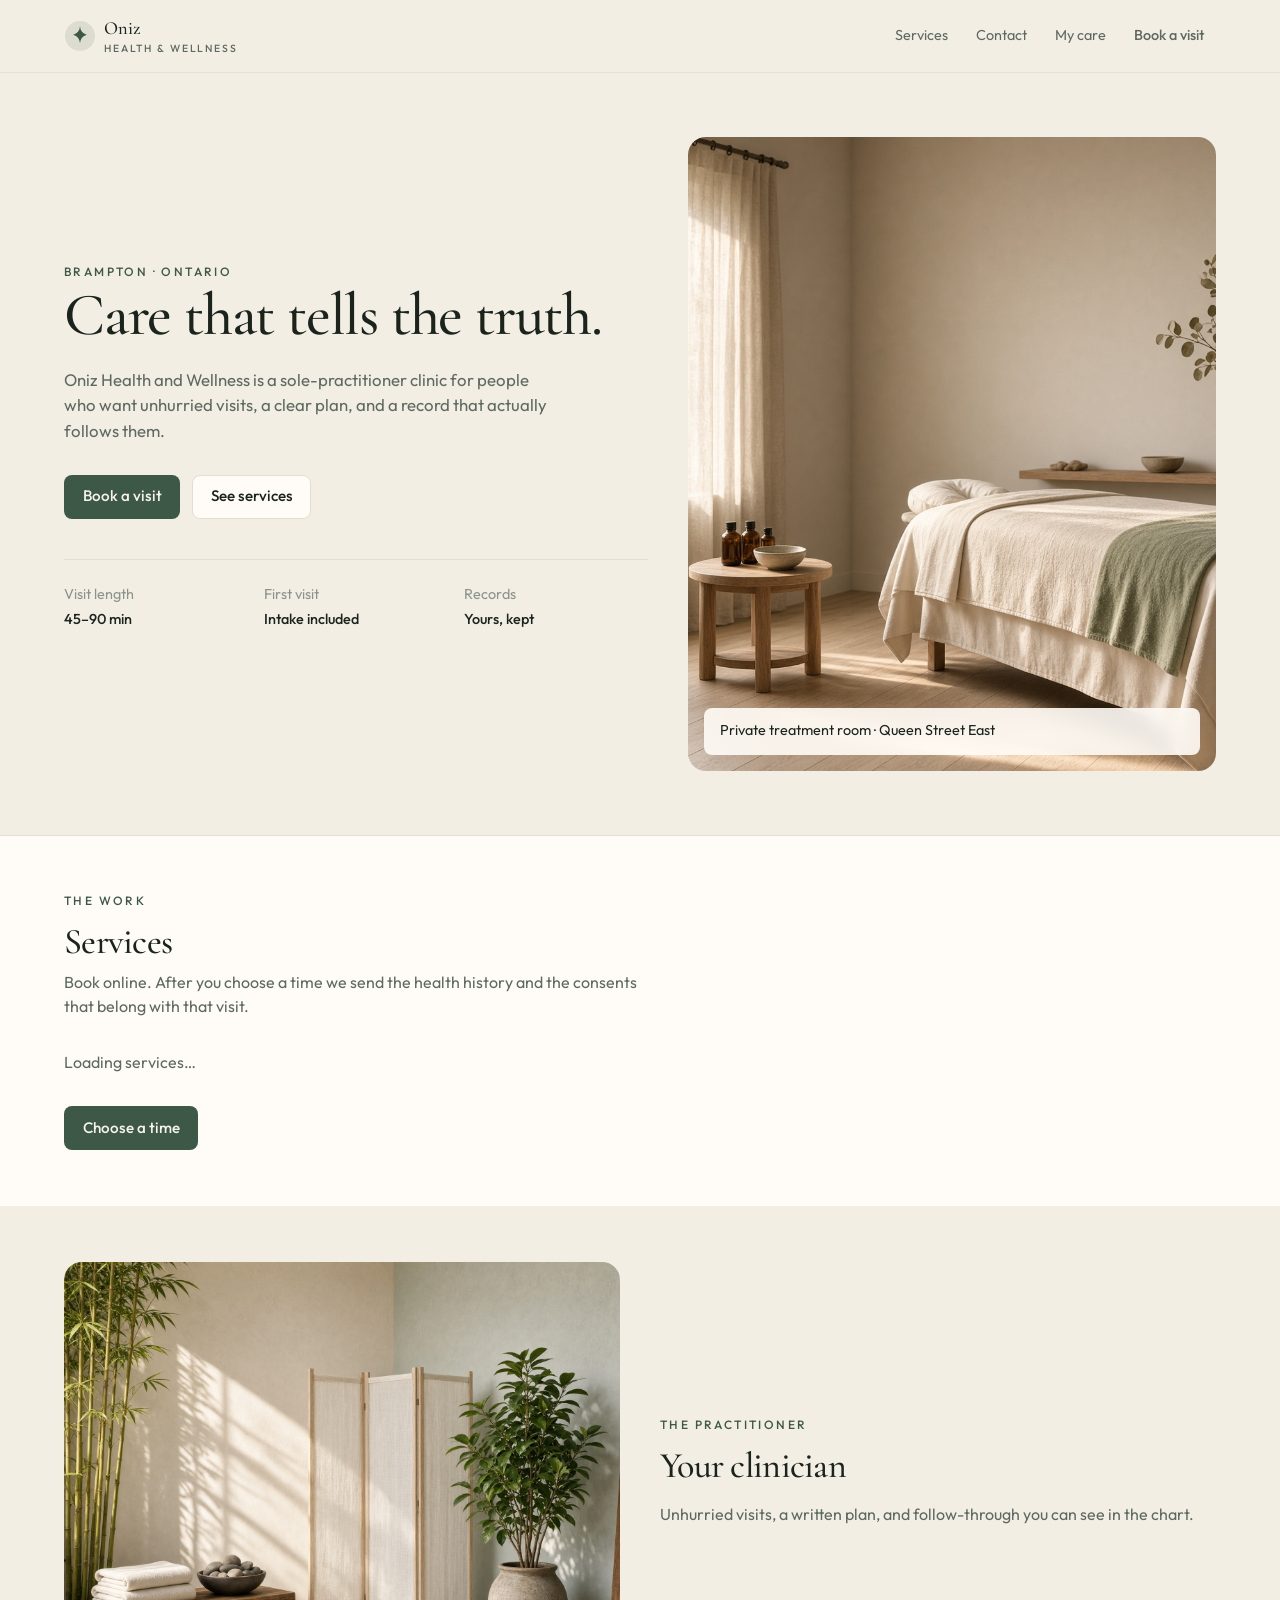
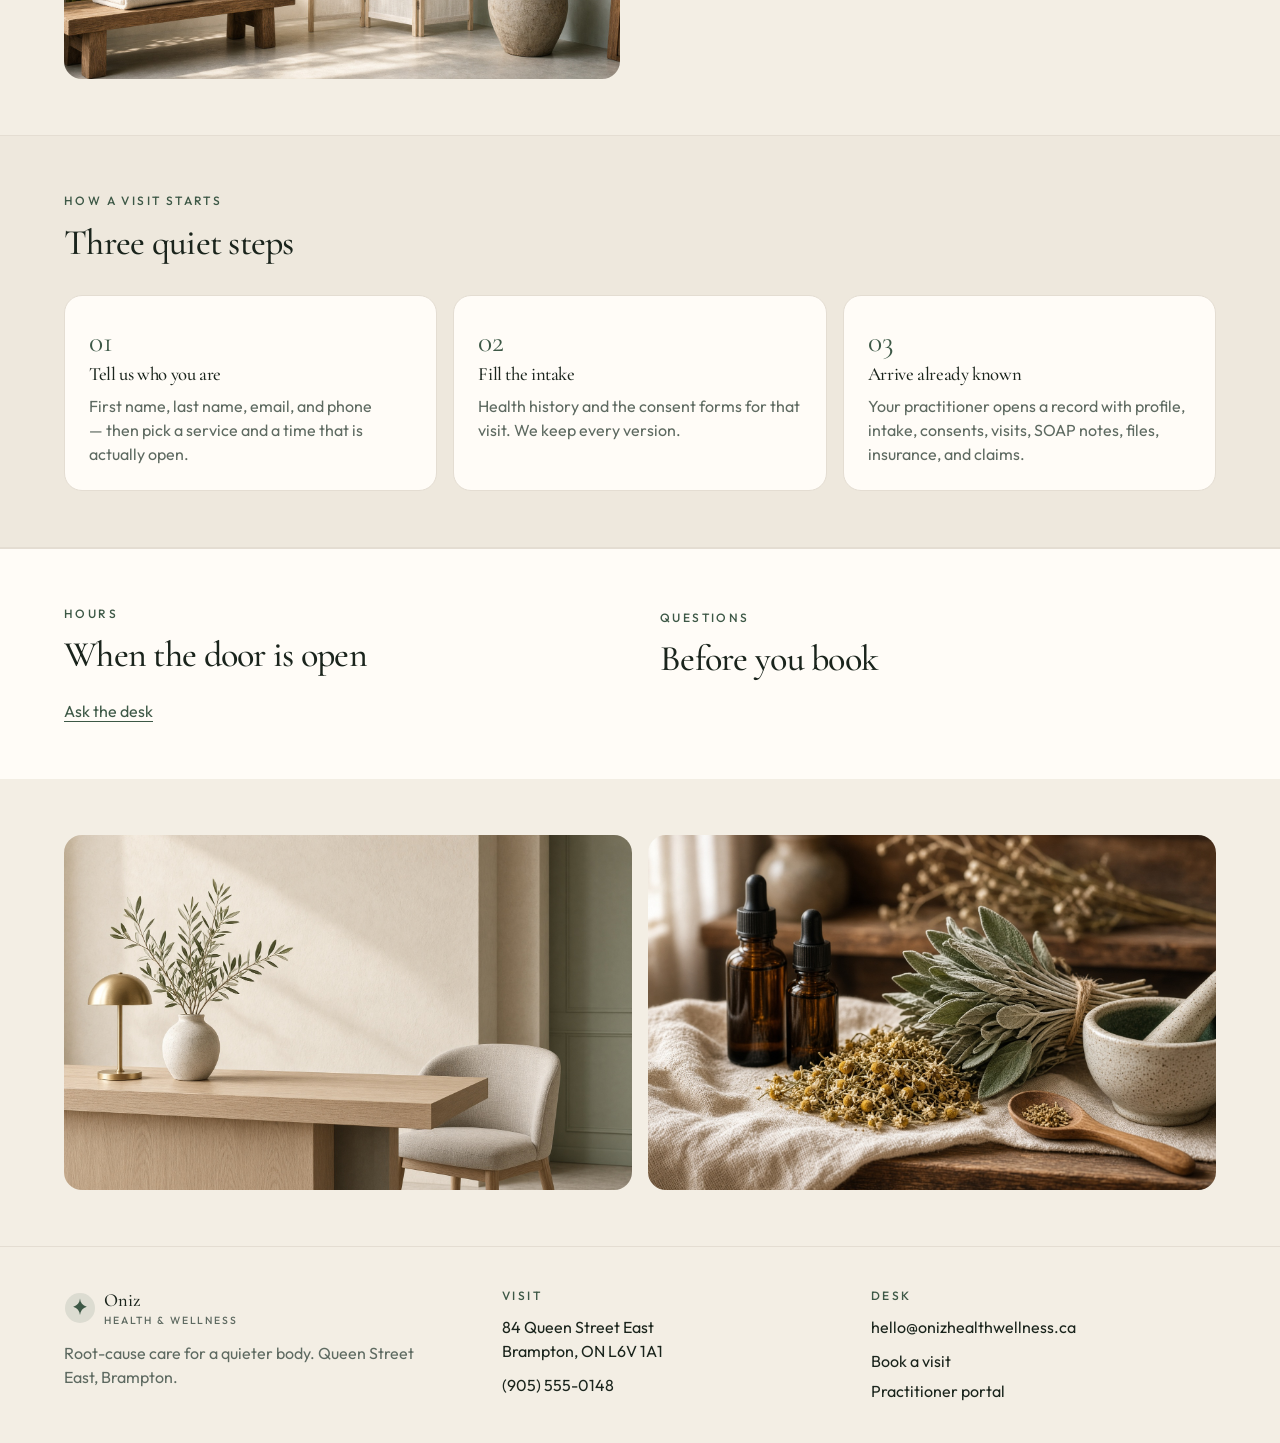
<file: public/index.html>
<!DOCTYPE html>
<html lang="en">
<head>
  <meta charset="utf-8" />
  <meta name="viewport" content="width=device-width, initial-scale=1" />
  <title>Oniz Health and Wellness</title>
  <meta name="description" content="Root-cause care for a quieter body. Naturopathic medicine in Brampton." />
  <meta property="og:title" content="Oniz Health and Wellness" />
  <meta property="og:image" content="./og.jpg" />
  <link rel="icon" href="./favicon.svg" />
  <link rel="manifest" href="./manifest.webmanifest" />
  <link rel="preconnect" href="https://fonts.googleapis.com" />
  <link rel="preconnect" href="https://fonts.gstatic.com" crossorigin />
  <link href="https://fonts.googleapis.com/css2?family=Cormorant+Garamond:wght@500;600&family=Outfit:wght@400;500;600&display=swap" rel="stylesheet" />
  <link rel="stylesheet" href="./css/app.css" />
</head>
<body>
  <div data-header></div>
  <main>
    <section class="wrap hero">
      <div>
        <p class="kicker">Brampton · Ontario</p>
        <h1>Care that tells the truth.</h1>
        <p class="lead">Oniz Health and Wellness is a sole-practitioner clinic for people who want unhurried visits, a clear plan, and a record that actually follows them.</p>
        <div class="actions">
          <a class="btn btn-primary" href="book.html">Book a visit</a>
          <a class="btn btn-ghost" href="#services">See services</a>
        </div>
        <dl class="stats">
          <div><dt>Visit length</dt><dd>45–90 min</dd></div>
          <div><dt>First visit</dt><dd>Intake included</dd></div>
          <div><dt>Records</dt><dd>Yours, kept</dd></div>
        </dl>
      </div>
      <div class="hero-photo">
        <img src="./images/hero.jpg" alt="Treatment room at Oniz Health and Wellness" />
        <p class="hero-caption">Private treatment room · Queen Street East</p>
      </div>
    </section>

    <section id="services" class="band">
      <div class="wrap section">
        <p class="kicker">The work</p>
        <h2>Services</h2>
        <p class="muted" style="margin-top:0.5rem;max-width:36rem">Book online. After you choose a time we send the health history and the consents that belong with that visit.</p>
        <div class="cards services" id="services-list"><p class="muted">Loading services…</p></div>
        <div style="margin-top:2rem"><a class="btn btn-primary" href="book.html">Choose a time</a></div>
      </div>
    </section>

    <section class="wrap section split">
      <img src="./images/studio.jpg" alt="Botanicals on linen in the clinic" />
      <div>
        <p class="kicker">The practitioner</p>
        <h2 id="prac-name">Your clinician</h2>
        <p class="muted" id="prac-bio" style="margin-top:1rem">Unhurried visits, a written plan, and follow-through you can see in the chart.</p>
      </div>
    </section>

    <section class="band-deep">
      <div class="wrap section">
        <p class="kicker">How a visit starts</p>
        <h2>Three quiet steps</h2>
        <div class="steps">
          <article class="step"><p class="n">01</p><h3>Tell us who you are</h3><p class="muted" style="margin-top:0.5rem">First name, last name, email, and phone — then pick a service and a time that is actually open.</p></article>
          <article class="step"><p class="n">02</p><h3>Fill the intake</h3><p class="muted" style="margin-top:0.5rem">Health history and the consent forms for that visit. We keep every version.</p></article>
          <article class="step"><p class="n">03</p><h3>Arrive already known</h3><p class="muted" style="margin-top:0.5rem">Your practitioner opens a record with profile, intake, consents, visits, SOAP notes, files, insurance, and claims.</p></article>
        </div>
      </div>
    </section>

    <section class="wrap section" id="quotes" hidden>
      <p class="kicker">From the chart, not a script</p>
      <h2>What people say</h2>
      <div class="cards services" id="quote-list"></div>
    </section>

    <section class="band">
      <div class="wrap section split">
        <div>
          <p class="kicker">Hours</p>
          <h2>When the door is open</h2>
          <ul class="hours" id="hours-list"></ul>
          <p style="margin-top:1.5rem"><a href="contact.html" style="color:var(--sage);text-decoration:underline;text-underline-offset:4px">Ask the desk</a></p>
        </div>
        <div>
          <p class="kicker">Questions</p>
          <h2>Before you book</h2>
          <dl class="faq" id="faq-list"></dl>
        </div>
      </div>
    </section>

    <section class="wrap section photos">
      <img src="./images/reception.jpg" alt="Reception desk" />
      <img src="./images/apothecary.jpg" alt="Apothecary shelf" />
    </section>
  </main>
  <div data-footer></div>
  <script src="./js/config.js"></script>
  <script src="./js/api.js"></script>
  <script src="./js/home.js"></script>
</body>
</html>
</file>
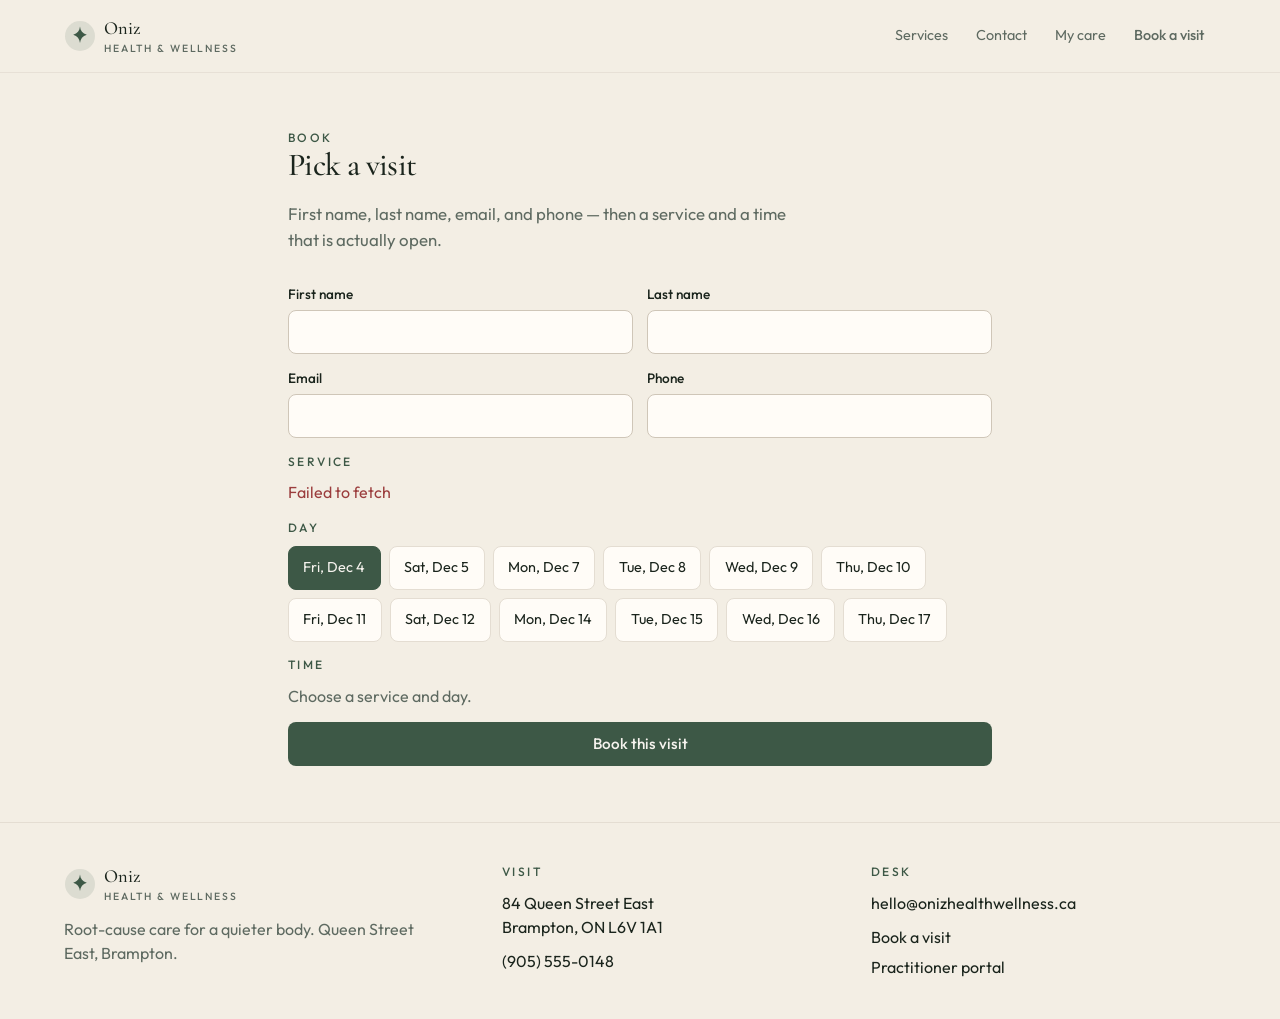
<file: public/book.html>
<!DOCTYPE html>
<html lang="en">
<head>
  <meta charset="utf-8" />
  <meta name="viewport" content="width=device-width, initial-scale=1" />
  <title>Book a visit · Oniz Health and Wellness</title>
  <link rel="icon" href="./favicon.svg" />
  <link rel="preconnect" href="https://fonts.googleapis.com" />
  <link rel="preconnect" href="https://fonts.gstatic.com" crossorigin />
  <link href="https://fonts.googleapis.com/css2?family=Cormorant+Garamond:wght@500;600&family=Outfit:wght@400;500;600&display=swap" rel="stylesheet" />
  <link rel="stylesheet" href="./css/app.css" />
</head>
<body>
  <div data-header></div>
  <main class="wrap section" style="max-width:44rem">
    <p class="kicker">Book</p>
    <h1>Pick a visit</h1>
    <p class="lead">First name, last name, email, and phone — then a service and a time that is actually open.</p>

    <form class="form" id="book-form" style="margin-top:2rem">
      <div class="row-2">
        <label>First name<input name="firstName" required autocomplete="given-name" /></label>
        <label>Last name<input name="lastName" required autocomplete="family-name" /></label>
      </div>
      <div class="row-2">
        <label>Email<input name="email" type="email" required autocomplete="email" /></label>
        <label>Phone<input name="phone" required autocomplete="tel" /></label>
      </div>
      <div>
        <p class="kicker">Service</p>
        <div class="chip-row" id="services" style="margin-top:0.6rem"></div>
      </div>
      <div>
        <p class="kicker">Day</p>
        <div class="chip-row" id="days" style="margin-top:0.6rem"></div>
      </div>
      <div>
        <p class="kicker">Time</p>
        <div class="chip-row" id="slots" style="margin-top:0.6rem"><span class="muted">Choose a service and day.</span></div>
      </div>
      <button class="btn btn-primary" type="submit">Book this visit</button>
    </form>
    <div id="done" hidden class="notice" style="margin-top:1.5rem"></div>
  </main>
  <div data-footer></div>
  <script src="./js/config.js"></script>
  <script src="./js/api.js"></script>
  <script src="./js/book.js"></script>
</body>
</html>
</file>
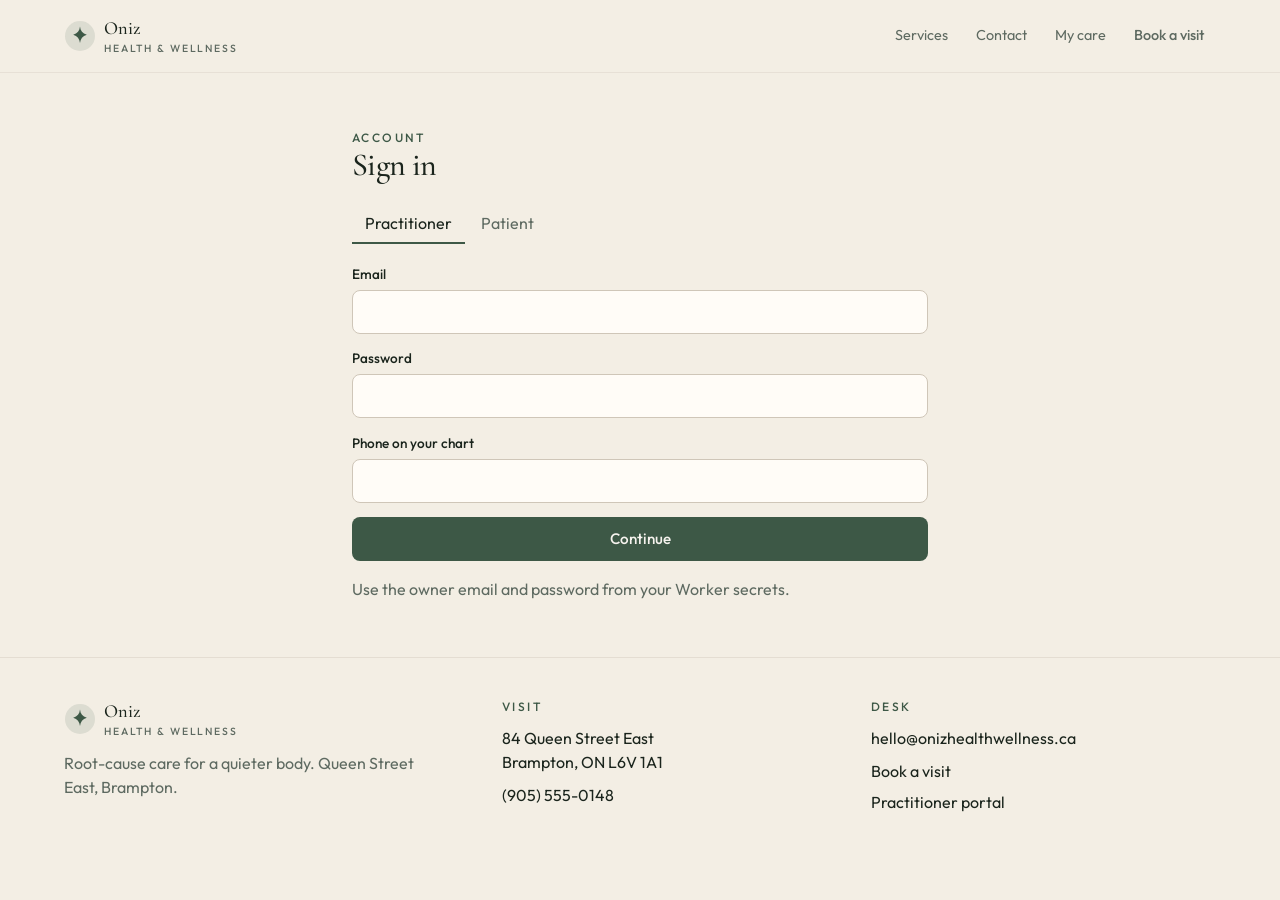
<file: public/care.html>
<!DOCTYPE html>
<html lang="en">
<head>
  <meta charset="utf-8" />
  <meta name="viewport" content="width=device-width, initial-scale=1" />
  <title>My care · Oniz Health and Wellness</title>
  <link rel="icon" href="./favicon.svg" />
  <link rel="preconnect" href="https://fonts.googleapis.com" />
  <link rel="preconnect" href="https://fonts.gstatic.com" crossorigin />
  <link href="https://fonts.googleapis.com/css2?family=Cormorant+Garamond:wght@500;600&family=Outfit:wght@400;500;600&display=swap" rel="stylesheet" />
  <link rel="stylesheet" href="./css/app.css" />
</head>
<body>
  <div data-header></div>
  <main class="wrap section" id="care"><p class="muted">Loading your chart…</p></main>
  <div data-footer></div>
  <script src="./js/config.js"></script>
  <script src="./js/api.js"></script>
  <script src="./js/care.js"></script>
</body>
</html>
</file>
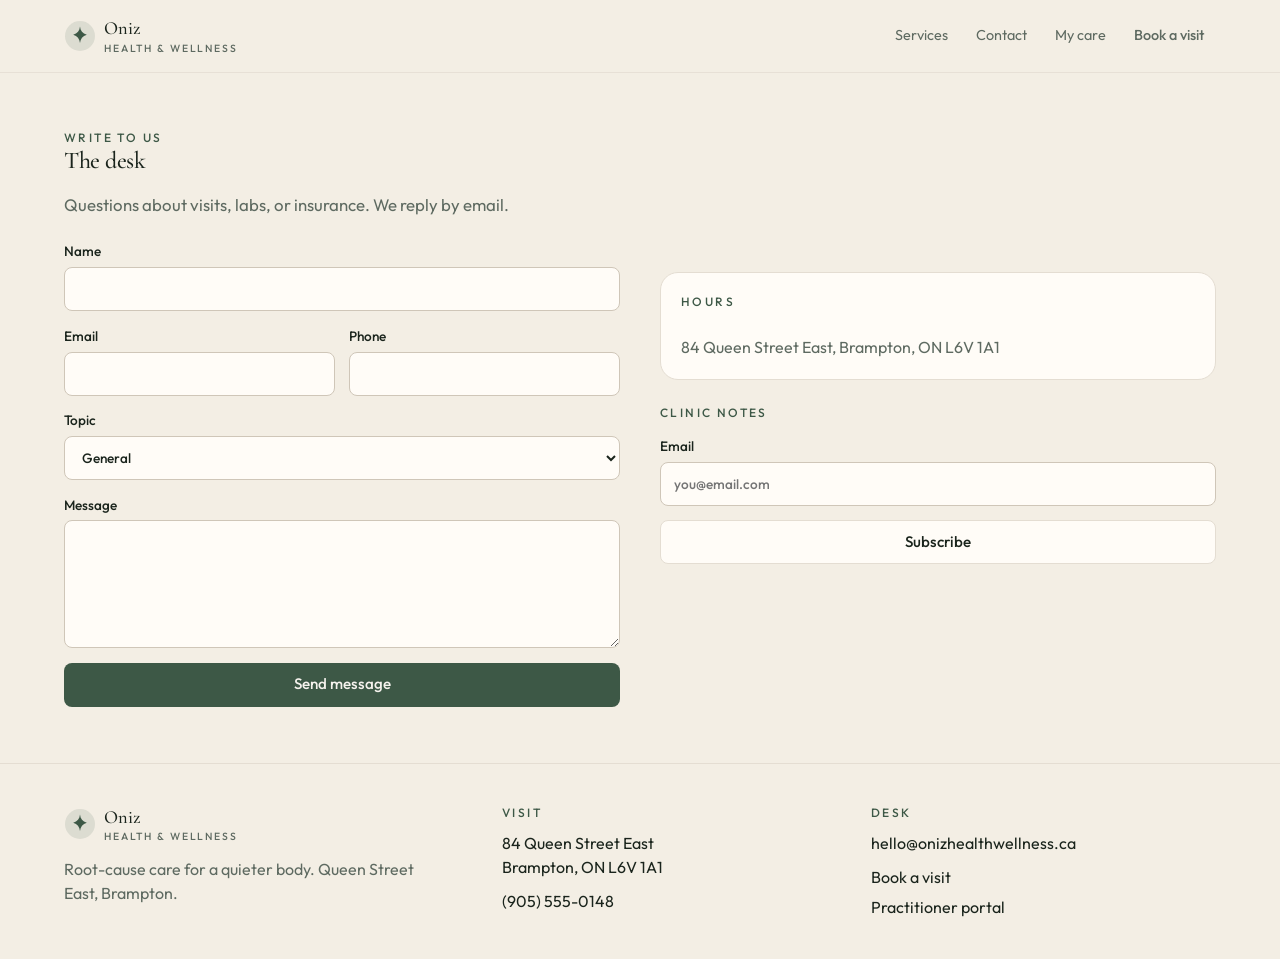
<file: public/contact.html>
<!DOCTYPE html>
<html lang="en">
<head>
  <meta charset="utf-8" />
  <meta name="viewport" content="width=device-width, initial-scale=1" />
  <title>Contact · Oniz Health and Wellness</title>
  <link rel="icon" href="./favicon.svg" />
  <link rel="preconnect" href="https://fonts.googleapis.com" />
  <link rel="preconnect" href="https://fonts.gstatic.com" crossorigin />
  <link href="https://fonts.googleapis.com/css2?family=Cormorant+Garamond:wght@500;600&family=Outfit:wght@400;500;600&display=swap" rel="stylesheet" />
  <link rel="stylesheet" href="./css/app.css" />
</head>
<body>
  <div data-header></div>
  <main class="wrap section split">
    <section>
      <p class="kicker">Write to us</p>
      <h1>The desk</h1>
      <p class="lead">Questions about visits, labs, or insurance. We reply by email.</p>
      <form class="form" id="contact-form" style="margin-top:1.5rem">
        <label>Name<input name="name" required /></label>
        <div class="row-2">
          <label>Email<input name="email" type="email" required /></label>
          <label>Phone<input name="phone" /></label>
        </div>
        <label>Topic
          <select name="topic">
            <option value="general">General</option>
            <option value="booking">Booking</option>
            <option value="insurance">Insurance / claims</option>
            <option value="labs">Labs</option>
          </select>
        </label>
        <label>Message<textarea name="message" required minlength="8"></textarea></label>
        <button class="btn btn-primary" type="submit">Send message</button>
      </form>
    </section>
    <aside>
      <div class="notice">
        <p class="kicker">Hours</p>
        <ul class="hours" id="hours-list"></ul>
        <p class="muted" style="margin-top:1rem">84 Queen Street East, Brampton, ON L6V 1A1</p>
      </div>
      <form class="form" id="news-form" style="margin-top:1.5rem">
        <p class="kicker">Clinic notes</p>
        <label>Email<input name="email" type="email" required placeholder="you@email.com" /></label>
        <button class="btn btn-ghost" type="submit">Subscribe</button>
      </form>
    </aside>
  </main>
  <div data-footer></div>
  <script src="./js/config.js"></script>
  <script src="./js/api.js"></script>
  <script src="./js/contact.js"></script>
</body>
</html>
</file>
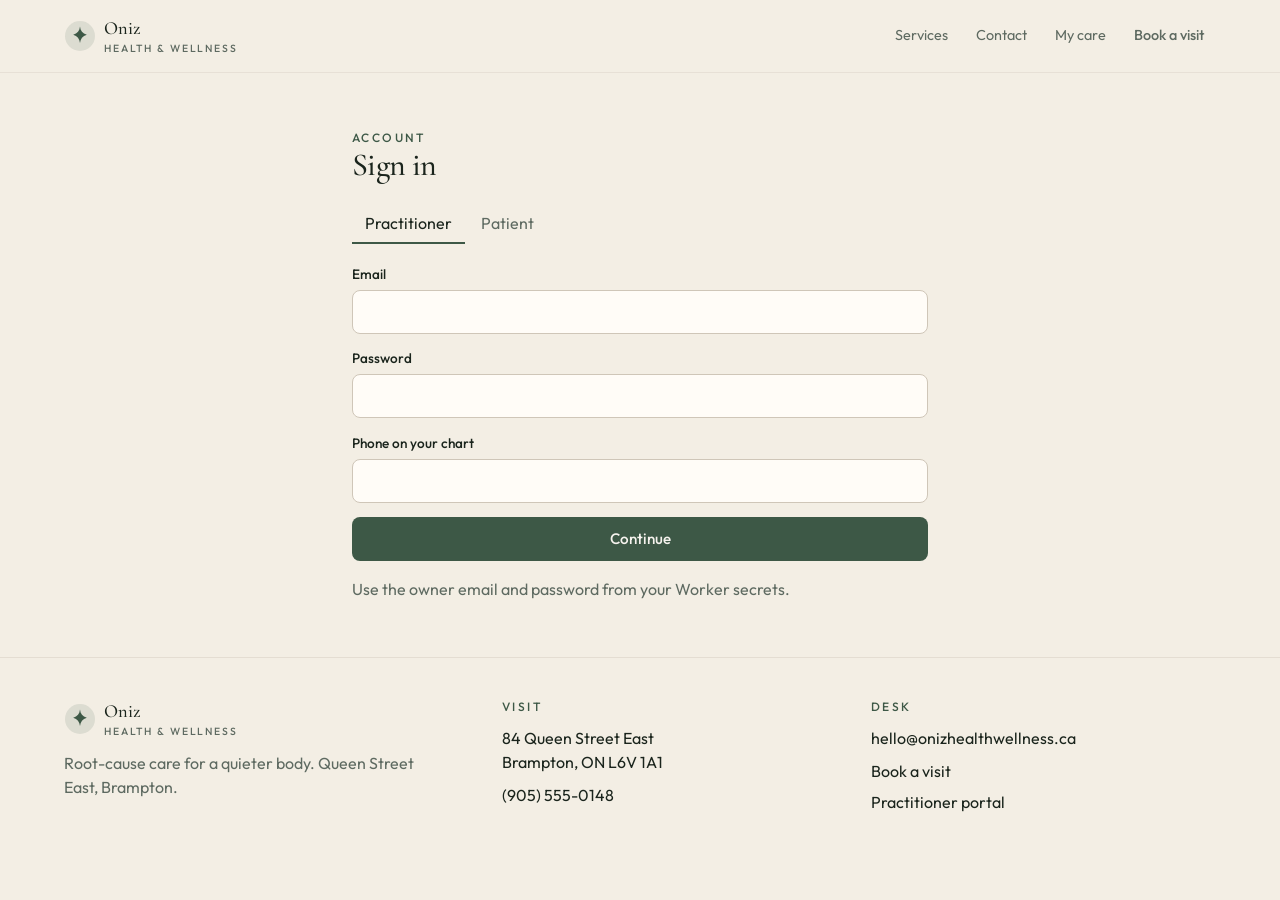
<file: public/login.html>
<!DOCTYPE html>
<html lang="en">
<head>
  <meta charset="utf-8" />
  <meta name="viewport" content="width=device-width, initial-scale=1" />
  <title>Sign in · Oniz Health and Wellness</title>
  <link rel="icon" href="./favicon.svg" />
  <link rel="preconnect" href="https://fonts.googleapis.com" />
  <link rel="preconnect" href="https://fonts.gstatic.com" crossorigin />
  <link href="https://fonts.googleapis.com/css2?family=Cormorant+Garamond:wght@500;600&family=Outfit:wght@400;500;600&display=swap" rel="stylesheet" />
  <link rel="stylesheet" href="./css/app.css" />
</head>
<body>
  <div data-header></div>
  <main class="wrap-sm section">
    <p class="kicker">Account</p>
    <h1>Sign in</h1>
    <div class="tabs" style="margin-top:1.25rem">
      <button type="button" class="is-on" data-mode="staff">Practitioner</button>
      <button type="button" data-mode="patient">Patient</button>
    </div>
    <form class="form" id="login-form">
      <label>Email<input name="email" type="email" required autocomplete="username" /></label>
      <label id="pass-field">Password<input name="password" type="password" autocomplete="current-password" /></label>
      <label id="phone-field" hidden>Phone on your chart<input name="phone" autocomplete="tel" /></label>
      <button class="btn btn-primary" type="submit">Continue</button>
    </form>
    <p class="muted" id="hint" style="margin-top:1rem">Use the owner email and password from your Worker secrets.</p>
  </main>
  <div data-footer></div>
  <script src="./js/config.js"></script>
  <script src="./js/api.js"></script>
  <script src="./js/login.js"></script>
</body>
</html>
</file>
<file: public/css/app.css>
:root {
  --canvas: #f3eee4;
  --canvas-deep: #e7dfd2;
  --surface: #fffcf7;
  --ink: #1a241c;
  --muted: #5e6a61;
  --faint: #8a938c;
  --sage: #3d5846;
  --sage-fg: #f6f3ee;
  --moss: #6b8f73;
  --line: #e4ddd2;
  --line-strong: #cfc6b8;
  --danger: #9b3d3d;
  --ok: #2f6b48;
  --radius: 0.75rem;
  --font: "Outfit", ui-sans-serif, system-ui, sans-serif;
  --display: "Cormorant Garamond", "Palatino Linotype", Palatino, serif;
}

* { box-sizing: border-box; }
html { -webkit-font-smoothing: antialiased; }
html, body { min-height: 100%; margin: 0; }
body {
  background: var(--canvas);
  color: var(--ink);
  font-family: var(--font);
  line-height: 1.5;
}
img { max-width: 100%; display: block; }
h1, h2, h3 {
  font-family: var(--display);
  letter-spacing: -0.02em;
  line-height: 1.15;
  font-weight: 500;
  margin: 0;
}
p { margin: 0; text-wrap: pretty; }
a { color: inherit; text-decoration: none; }
button, [role="button"] { cursor: pointer; font: inherit; }
button:disabled { cursor: not-allowed; opacity: 0.6; }
::selection { background: color-mix(in oklab, var(--sage) 22%, transparent); }

.wrap { width: min(72rem, calc(100% - 2rem)); margin-inline: auto; }
.wrap-sm { width: min(36rem, calc(100% - 2rem)); margin-inline: auto; }

.site-header {
  position: sticky; top: 0; z-index: 30;
  border-bottom: 1px solid color-mix(in oklab, var(--line) 80%, transparent);
  background: color-mix(in oklab, var(--canvas) 90%, transparent);
  backdrop-filter: blur(12px);
}
.site-header .bar {
  display: flex; align-items: center; justify-content: space-between;
  gap: 1rem; height: 4.5rem;
}
.wordmark { display: flex; align-items: center; gap: 0.5rem; }
.wordmark strong { display: block; font-family: var(--display); font-size: 1.15rem; font-weight: 500; }
.wordmark small {
  display: block; margin-top: -2px;
  font-size: 0.65rem; font-weight: 500; letter-spacing: 0.18em;
  text-transform: uppercase; color: var(--muted);
}
.nav { display: flex; align-items: center; gap: 0.25rem; }
.nav a, .nav button.link {
  display: inline-flex; align-items: center; height: 2.75rem; padding: 0 0.75rem;
  background: none; border: 0; color: var(--muted); font-size: 0.9rem;
}
.nav a:hover, .nav button.link:hover { color: var(--ink); }

.btn {
  display: inline-flex; align-items: center; justify-content: center; gap: 0.4rem;
  min-height: 2.75rem; padding: 0 1.1rem; border-radius: 0.5rem;
  border: 1px solid transparent; font-size: 0.95rem; font-weight: 500;
}
.btn-primary { background: var(--sage); color: var(--sage-fg); }
.btn-primary:hover { background: color-mix(in oklab, var(--sage) 88%, black); }
.btn-ghost { background: var(--surface); color: var(--ink); border-color: var(--line); }
.btn-ghost:hover { border-color: var(--line-strong); }
.btn-danger { background: var(--danger); color: #fff; }

.kicker {
  margin: 0; font-size: 0.75rem; font-weight: 500;
  letter-spacing: 0.2em; text-transform: uppercase; color: var(--sage);
}
.lead { margin-top: 1.1rem; max-width: 32rem; color: var(--muted); font-size: 1.05rem; }
.muted { color: var(--muted); }
.faint { color: var(--faint); }
.danger { color: var(--danger); }
.ok { color: var(--ok); }

.hero {
  display: grid; gap: 2.5rem; padding: 2.5rem 0 4rem;
}
@media (min-width: 960px) {
  .hero { grid-template-columns: 1.05fr 0.95fr; align-items: center; padding: 4rem 0; }
}
.hero h1 { font-size: clamp(2.6rem, 6vw, 3.75rem); }
.hero-photo { position: relative; }
.hero-photo img { width: 100%; aspect-ratio: 4/5; object-fit: cover; border-radius: 1.125rem; }
@media (min-width: 640px) { .hero-photo img { aspect-ratio: 5/6; } }
.hero-caption {
  position: absolute; left: 1rem; right: 1rem; bottom: 1rem;
  background: color-mix(in oklab, var(--surface) 90%, transparent);
  backdrop-filter: blur(8px); border-radius: 0.5rem; padding: 0.8rem 1rem; font-size: 0.9rem;
}
.stats {
  display: grid; grid-template-columns: repeat(3, 1fr); gap: 1rem;
  margin-top: 2.5rem; padding-top: 1.5rem; border-top: 1px solid var(--line);
  font-size: 0.9rem;
}
.stats dt { color: var(--faint); }
.stats dd { margin: 0.25rem 0 0; font-weight: 500; }
.actions { display: flex; flex-wrap: wrap; gap: 0.75rem; margin-top: 2rem; }

.band { border-top: 1px solid var(--line); background: var(--surface); }
.band-deep { border-block: 1px solid var(--line); background: color-mix(in oklab, var(--canvas-deep) 40%, transparent); }
.section { padding: 3.5rem 0; }
.section h2 { margin-top: 0.7rem; font-size: 2.25rem; }

.cards { display: grid; gap: 1rem; margin-top: 2rem; }
@media (min-width: 640px) { .cards.services { grid-template-columns: repeat(2, 1fr); } }
@media (min-width: 960px) { .cards.services { grid-template-columns: repeat(3, 1fr); } }
.card {
  display: flex; flex-direction: column;
  background: var(--canvas); border: 1px solid var(--line);
  border-radius: 1.125rem; padding: 1.25rem;
}
.band .card { background: var(--surface); }
.card h3 { font-size: 1.5rem; }
.card p { margin-top: 0.5rem; color: var(--muted); font-size: 0.9rem; flex: 1; }
.card-meta {
  display: flex; justify-content: space-between; margin-top: 1.25rem; font-size: 0.9rem;
}

.split { display: grid; gap: 2.5rem; align-items: center; }
@media (min-width: 960px) { .split { grid-template-columns: 1fr 1fr; } }
.split img { width: 100%; aspect-ratio: 4/3; object-fit: cover; border-radius: 1.125rem; }

.steps { display: grid; gap: 1rem; margin-top: 2rem; }
@media (min-width: 768px) { .steps { grid-template-columns: repeat(3, 1fr); } }
.step { background: var(--surface); border: 1px solid var(--line); border-radius: 1.125rem; padding: 1.5rem; }
.step .n { font-family: var(--display); font-size: 1.85rem; color: var(--sage); }

.hours { max-width: 24rem; }
.hours li {
  display: flex; justify-content: space-between; gap: 1.5rem;
  padding: 0.5rem 0; border-bottom: 1px solid var(--line); font-size: 0.9rem;
  list-style: none;
}
.hours { padding: 0; margin: 1.5rem 0 0; }
.faq { margin-top: 1.5rem; display: grid; gap: 1rem; }
.faq dt { font-weight: 500; }
.faq dd { margin: 0.25rem 0 0; color: var(--muted); font-size: 0.9rem; }

.photos { display: grid; gap: 1rem; }
@media (min-width: 640px) { .photos { grid-template-columns: 1fr 1fr; } }
.photos img { width: 100%; aspect-ratio: 16/10; object-fit: cover; border-radius: 1.125rem; }

.site-footer { border-top: 1px solid var(--line); padding: 2.5rem 0; }
.site-footer .grid {
  display: grid; gap: 1.5rem;
}
@media (min-width: 768px) { .site-footer .grid { grid-template-columns: 1.2fr 1fr 1fr; } }
.site-footer a { color: var(--ink); }
.site-footer a:hover { color: var(--sage); }

.form { display: grid; gap: 0.9rem; }
label { display: grid; gap: 0.35rem; font-size: 0.85rem; font-weight: 500; }
input, select, textarea {
  width: 100%; min-height: 2.75rem; padding: 0.6rem 0.8rem;
  border: 1px solid var(--line-strong); border-radius: 0.5rem;
  background: var(--surface); color: var(--ink); font: inherit;
}
textarea { min-height: 8rem; resize: vertical; }
.row-2 { display: grid; gap: 0.9rem; }
@media (min-width: 640px) { .row-2 { grid-template-columns: 1fr 1fr; } }

.chip-row { display: flex; flex-wrap: wrap; gap: 0.5rem; }
.chip {
  min-height: 2.75rem; padding: 0.4rem 0.9rem; border-radius: 0.5rem;
  border: 1px solid var(--line); background: var(--surface); color: var(--ink); font-size: 0.9rem;
}
.chip.is-on { border-color: var(--sage); background: var(--sage); color: var(--sage-fg); }

.toast {
  position: fixed; right: 1rem; bottom: 1rem; z-index: 50;
  background: var(--ink); color: var(--sage-fg);
  padding: 0.8rem 1rem; border-radius: 0.5rem; font-size: 0.9rem;
  max-width: 22rem;
}
.toast.err { background: var(--danger); }

.table-wrap { overflow: auto; }
table { width: 100%; border-collapse: collapse; font-size: 0.9rem; }
th, td { text-align: left; padding: 0.7rem 0.5rem; border-bottom: 1px solid var(--line); }
th { color: var(--faint); font-weight: 500; font-size: 0.75rem; letter-spacing: 0.08em; text-transform: uppercase; }
tr.clickable { cursor: pointer; }
tr.clickable:hover td { background: color-mix(in oklab, var(--canvas-deep) 50%, transparent); }

.tabs { display: flex; flex-wrap: wrap; gap: 0.25rem; margin-bottom: 1.25rem; }
.tabs button {
  min-height: 2.5rem; padding: 0 0.8rem; border: 0; background: none;
  color: var(--muted); border-bottom: 2px solid transparent;
}
.tabs button.is-on { color: var(--ink); border-bottom-color: var(--sage); }

.layout-portal { min-height: 100vh; }
@media (min-width: 860px) {
  .layout-portal { display: grid; grid-template-columns: 16.5rem 1fr; }
}
.side {
  display: none; background: var(--surface); border-right: 1px solid var(--line);
  flex-direction: column;
}
@media (min-width: 860px) { .side { display: flex; } }
.side-brand { padding: 1.25rem; border-bottom: 1px solid var(--line); }
.side nav { display: flex; flex-direction: column; gap: 0.25rem; padding: 0.75rem; }
.side nav a {
  display: flex; align-items: center; min-height: 2.75rem; padding: 0 0.8rem;
  border-radius: 0.5rem; color: var(--muted);
}
.side nav a.is-on, .side nav a:hover { background: var(--canvas); color: var(--ink); }
.mobile-nav {
  display: flex; gap: 0.25rem; overflow: auto; padding: 0.75rem 1rem;
  border-bottom: 1px solid var(--line); background: var(--surface);
}
@media (min-width: 860px) { .mobile-nav { display: none; } }
.mobile-nav a { white-space: nowrap; padding: 0.5rem 0.75rem; color: var(--muted); font-size: 0.9rem; }
.mobile-nav a.is-on { color: var(--ink); font-weight: 500; }

.notice {
  background: var(--surface); border: 1px solid var(--line);
  border-radius: 1.125rem; padding: 1.25rem;
}

@media (max-width: 639px) {
  .nav .hide-sm { display: none; }
}
</file>
